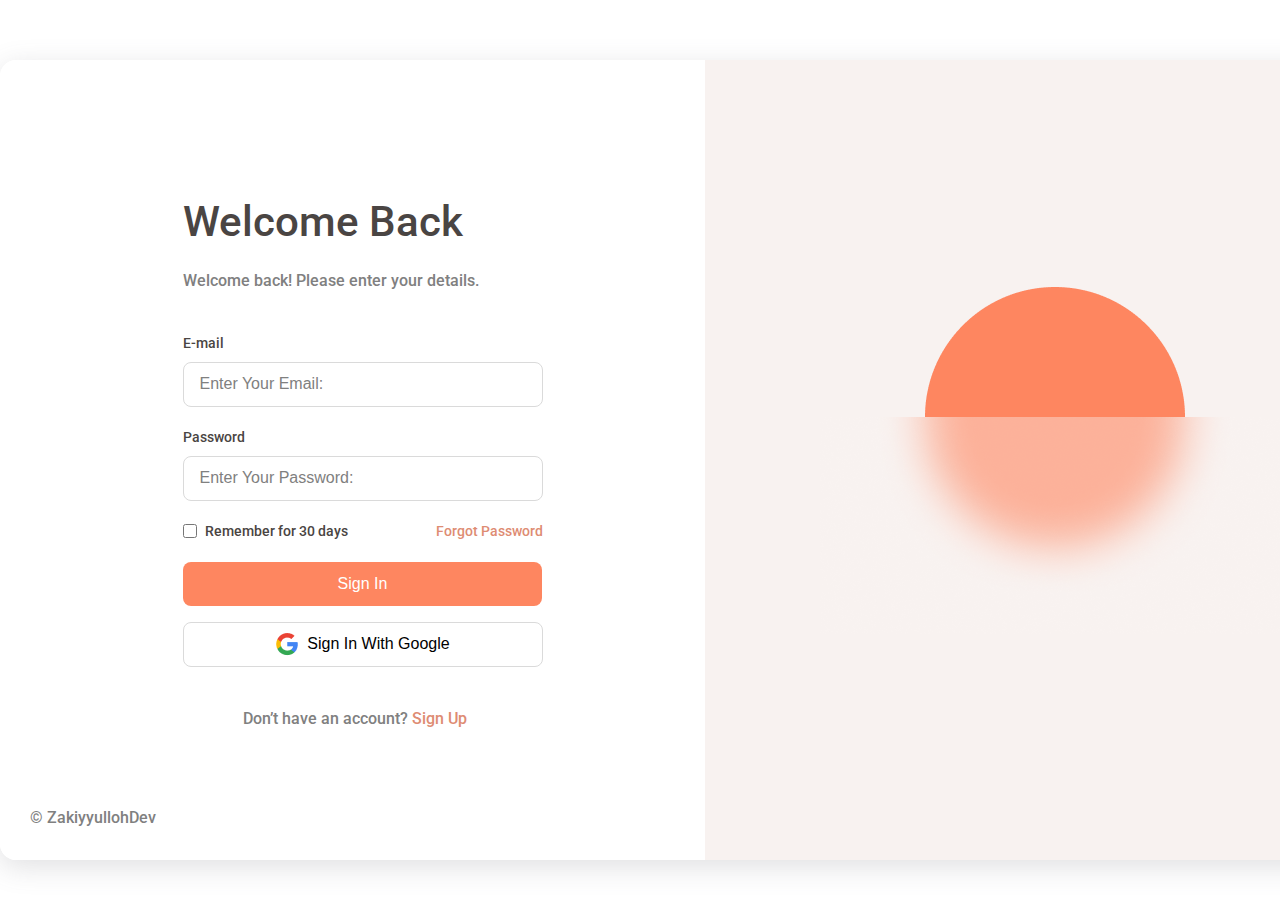
<file: index.html>
<!DOCTYPE html>
<html lang="en">
<head>
    <meta charset="UTF-8">
    <meta name="viewport" content="width=device-width, initial-scale=1.0">
    <title>Smart Web 💻</title>
    <link rel="stylesheet" href="css/global.css">
    <link rel="icon" href="logo.png">
</head>
<body>

    <header class="header">
        <div class="second-container">
            <div class="head-top">
                <ul class="head-ul">
                    <li class="head-li">
                        <a href="#" class="head-li-a">Bosh Sahifa</a>
                    </li>
                    <li class="head-li">
                        <a href="https://my-portfolio-zakiy.vercel.app" class="head-li-a">Portfolio</a>
                    </li>
                    <a href="#" class="logo-a">
                        <img src="logo.png" alt="Logo" class="logo-img" width="100" height="100">
                    </a>
                    <li class="head-li">
                        <a href="https://alahsanchat.vercel.app" class="head-li-a">Al Ahsan Chat</a>
                    </li>
                    <li class="head-li">
                        <a href="https://lock-screen-sigma.vercel.app" class="head-li-a">Lock Screen</a>
                    </li>
                </ul>
            </div>
        </div>
    </header>

    <main class="main">
        <div class="second-container">
            <div class="pc-info">
                <h1 class="memory-title">GPU Info</h1>
                <ul class="pc-info-ul">
                    <li class="pc-info-li">
                        <h2 class="memory-h2">GPU Name</h2>
                        <p class="memory" id="gpuName">Unknown</p>
                    </li>
                    <li class="pc-info-li">
                        <h2 class="memory-h2">Total GPU Memory</h2>
                        <p class="memory" id="memory">Unknown</p>
                    </li>
                    <li class="pc-info-li">
                        <h2 class="memory-h2">Free GPU Memory</h2>
                        <p class="memory" id="freeMemory">Unknown</p>
                    </li>
                    <li class="pc-info-li">
                        <h2 class="memory-h2">Used GPU Memory</h2>
                        <p class="memory" id="usedMemory">Unknown</p>
                    </li>
                </ul>
            </div>
        </div>
    </main>
    
    <script src="js/app.js"></script>
</body>
</html>
</file>
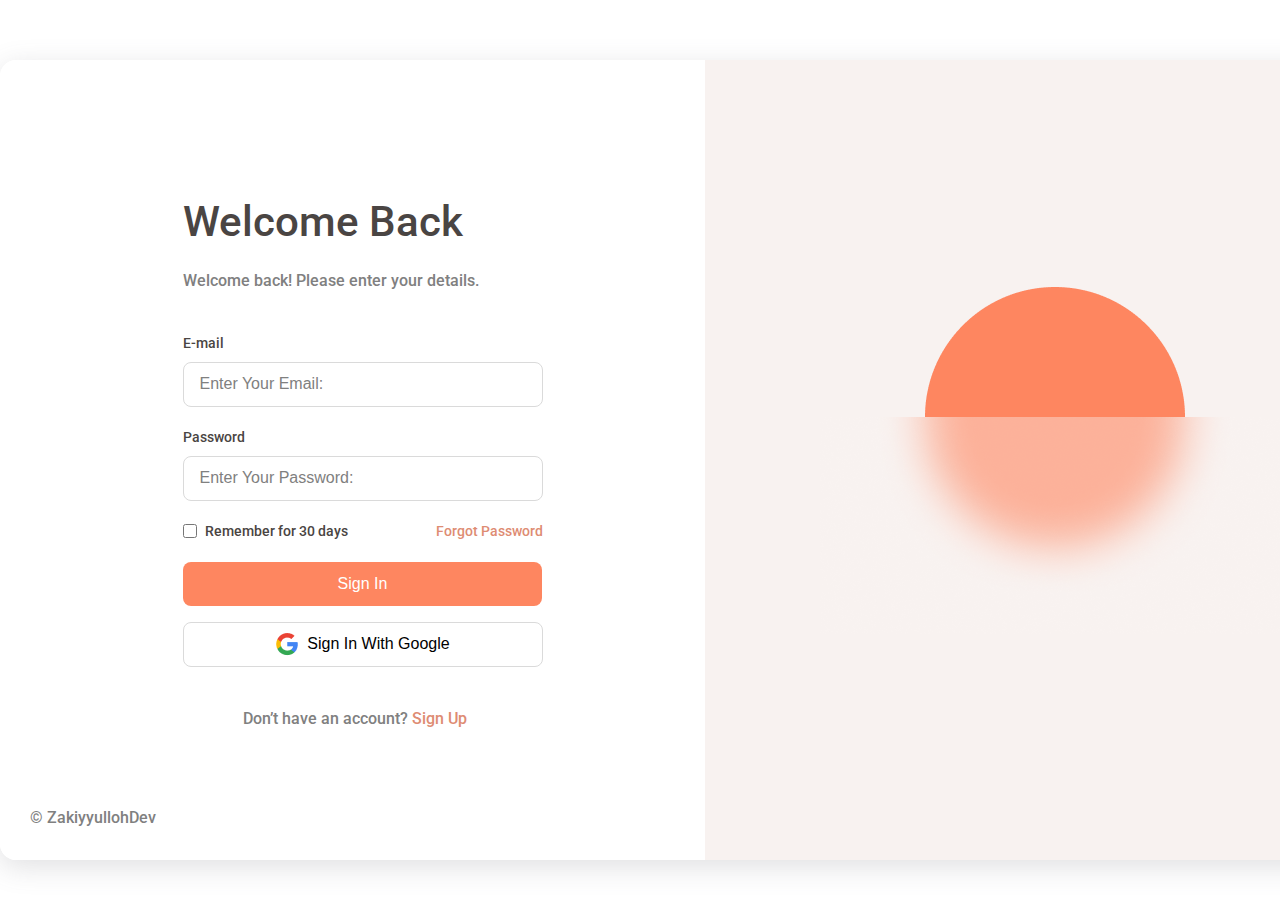
<file: login.html>
<!DOCTYPE html>
<html lang="uz">
<head>
    <meta charset="UTF-8">
    <meta name="viewport" content="width=device-width, initial-scale=1.0">
    <title>Login Page</title>
    <link rel="stylesheet" href="css/global.css">
    <link rel="icon" href="logo.png">
</head>
<body>

    <div class="container">
        <div class="register-card-left">
            <h1 class="welcome-title">Welcome Back</h1>
            <p class="welocme-second-title">Welcome back! Please enter your details.</p>
            <label for="emailInput" class="email-label">E-mail</label>
            <input class="email-input" type="email" id="emailInput" placeholder="Enter Your Email:">
            <label for="passwordInput" class="password-label">Password</label>
            <input class="password-input" type="password" id="passwordInput" placeholder="Enter Your Password:">
            <div class="forgot-password-wrapper">
                <input type="checkbox" id="rememberCheckbox" class="remember-checkbox">
                <label for="rememberCheckbox" class="rememberLabel">Remember for 30 days</label>
                <a href="#" class="forgot-password-link">Forgot Password</a>
            </div>

            <button type="submit" class="sign-in-btn" id="signInBtn">Sign In</button>
            <button type="submit" class="sign-in-with-google-btn" id="signInWithGoogleBtn">
                <img src="google-img.png" alt="google-icon" class="google-icon">
                Sign In With Google
            </button>
            <div class="dont-have-account-wrapper">
                <p class="dont-have-account-p">Don’t have an account? </p>
                <a href="sign-up.html" class="sign-up-link">Sign Up</a>
            </div>
            <p class="author">&copy; ZakiyyullohDev</p>
        </div>
        <div class="register-card-right">
            <img src="Group 1.png" class="right-card-img" alt="img" width="469" height="347">
        </div>
    </div>
    <div class="already-exist" id="alreadyExist">
        <div class="already-exist-div-top">
            <i class="ri-error-warning-line error-icon"></i>
            <h3 class="already-exist-title" id="alreadyExistTitle">Already Exist</h3>
        </div>
        <p class="already-exist-info" id="alreadyExistInfo">This User Is Already Exist user </p>
    </div>
    
    <script src="js/login.js"></script>
        <script>
        document.getElementById('alreadyExist').addEventListener('click', function() {
            this.classList.add('hidden');
        });
    </script>
</body>
</html>
</file>
<file: css/global.css>
@import url('https://fonts.googleapis.com/css2?family=Roboto:ital,wght@0,100;0,300;0,400;0,500;0,700;0,900;1,100;1,300;1,400;1,500;1,700;1,900&display=swap');

html {
    box-sizing: border-box;
    scroll-behavior: smooth;
}

* {
    margin: 0;
    padding: 0;
    font-weight: 500;
}

*:focus {
    outline: 0;
}

img {
    user-select: none;
    -webkit-user-drag: none;
}

*,
*::before,
*::after {
    box-sizing: inherit;
}

body {
    margin: 0;
    padding: 0;
    font-size: 16px;
    color: #4A4543;
    line-height: 1.5;
    /* background-color: #CDB9B1; */
    font-family: "Roboto", "Arial", sans-serif;
}

img {
    height: auto;
    max-width: 100%;
}

.visually-hidden {
    border: 0;
    width: 1px;
    padding: 0;
    height: 1px;
    margin: -1px;
    overflow: hidden;
    position: absolute;
    clip: rect(0 0 0 0);
}

.container {
    width: 1404px;
    display: flex;
    margin-top: 60px;
    margin-left: auto;
    margin-right: auto;
    align-items: center;
    border-radius: 16px;
    justify-content: space-between;
    box-shadow: rgba(100, 100, 111, 0.2) 0px 7px 29px 0px;
}

.register-card-left {
    width: 720px;
    height: 800px;
    display: flex;
    text-align: left;
    padding-left: 13%;
    position: relative;
    flex-direction: column;
    align-items: flex-start;
    justify-content: center;
    background-color: #fff;
    border-top-left-radius: 16px;
    border-bottom-left-radius: 16px;
}

.author {
    left: 30px;
    bottom: 30px;
    font-size: 16px; 
    color: #808080; 
    position: absolute;
}

.welcome-title {
    font-size: 42px;
    margin-bottom: 16px;
}

.welocme-second-title {
    color: #808080;
    font-size: 16px;
    margin-bottom: 40px;
}

.email-label {
    font-size: 14px;
    margin-bottom: 8px;
}

.email-input {
    width: 360px;
    height: 45px;
    font-size: 16px;
    text-align: start;
    padding-top: 13px;
    border-radius: 8px;
    padding-left: 16px;
    margin-bottom: 20px;
    padding-bottom: 13px;
    border: 1px solid #DADADA;
    transition: all 0.3s ease;
}

.email-input::placeholder {
    color: #808080;
}

.email-input:focus {
    outline: none;
}

.password-label {
    font-size: 14px;
    margin-bottom: 8px;
}

.password-input {
    width: 360px;
    height: 45px;
    font-size: 16px;
    padding-top: 13px;
    text-align: start;
    padding-left: 16px;
    border-radius: 8px;
    margin-bottom: 20px;
    padding-bottom: 13px;
    border: 1px solid #DADADA;
    transition: all 0.3s ease;
}

.password-input::placeholder {
    color: #808080;
}

.password-input:focus {
    outline: none;
}

.forgot-password-wrapper {
    display: flex;
    align-items: center;
    margin-bottom: 20px;
    justify-content: space-between;
}

.remember-checkbox {
    width: 14px;
    height: 14px;
    margin-right: 8px;
    border: 1px solid #DADADA;
}

.rememberLabel {
    font-size: 14px;
    margin-right: 88px;
}

.forgot-password-link {
    font-size: 14px;
    color: #DE8C73;
    text-decoration: none;
}

.sign-in-btn {
    border: 0;
    color: #fff;
    cursor: pointer;
    font-size: 16px;
    border-radius: 8px;
    padding: 13px 155px;
    margin-bottom: 16px;
    background-color: #FE8660;
}

.sign-in-with-google-btn {
    width: 360px;
    height: 45px;
    display: flex;
    font-size: 16px;
    cursor: pointer;
    border-radius: 8px;
    margin-bottom: 40px;
    align-items: center;
    justify-content: center;
    background-color: #fff;
    border: 1px solid #DADADA;
} 

.google-icon {
    width: 24px;
    height: 24px;
    margin-right: 8px;
}

.dont-have-account-wrapper {
    display: flex;
    margin-left: 60px;
    margin-right: auto;
    align-items: center;
    justify-content: center;
}

.dont-have-account-p {
    color: #808080;
    margin-right: 4px;
}

.sign-up-link {
    color: #DE8C73;
    font-weight: 500;   
    text-decoration: none;
}

.register-card-right {
    width: 720px;
    height: 800px;
    display: flex;
    align-items: center;
    justify-content: center;
    background-color: #F8F2F0;
    border-top-right-radius: 16px;
    border-bottom-right-radius: 16px;
}

.second-container {
    max-width: 1400px;
    padding-left: 15px;
    padding-right: 15px;
    margin-left: auto;
    margin-right: auto;
}

.header {
    padding-top: 30px;
    background-color: #fff;
}

.head-top {
    gap: 5px;
    background-color: rgba(231, 231, 231, 0.5);
    padding: 15px 25px;
    border-radius: 10px;
    user-select: none;
    cursor: pointer;
    font-weight: 500;
    transition: all 0.5s;
    margin-bottom: 40px;
    box-shadow: 0px 16px 70px 1px rgba(0, 0, 0, 0.4);
}

.head-top:hover {
    transform: scale(1.001);
    box-shadow: 0px 26px 70px 1px rgba(0, 0, 0, 0.4);
}

.head-ul {
    display: flex;
    align-items: center;
    list-style-type: none;
    justify-content: space-between;
}

.head-li-a {
    font-size: 20px;
    color: #4A4543;
    text-decoration: none;
    transition: all 0.3s ease;
    text-shadow: 5px 5px 5px #808080;
}

.head-li-a:hover {
    color: #DE8C73;
    text-shadow: 5px 5px 5px #DE8C73;
}

.pc-info {
    display: flex;
    align-items: center;
    flex-direction: column;
    justify-content: center;
}

.memory-title {
    margin-bottom: 30px;
}

.pc-info-ul {
    /* width: 1200px; */
    display: flex;
    margin-top: 20px;
    flex-wrap: wrap;
    align-items: center;
    list-style-type: none;
    justify-content: space-between;
}

.pc-info-li {
    width: 330px;
    height: 150px;
    color: #fff;
    display: flex;
    padding-top: 10px;
    text-align: center;
    margin-right: 30px;
    margin-bottom: 30px;
    align-items: center;
    border-radius: 10px;
    flex-direction: column;
    background-color: #DE8C73;
    transition: all 0.3s ease;
    box-shadow: 0px 16px 70px 1px rgba(0, 0, 0, 0.4);
}

.pc-info-li:hover {
    transform: scale(1.001);
    box-shadow: 0px 26px 70px 1px rgba(0, 0, 0, 0.4);
}

.pc-info-li:nth-child(3) {
    margin-right: 0;
    margin-bottom: 0;
}

.memory-h2 {
    margin-bottom: 20px;
}

.success {
    border: 1px solid greenyellow;
    /* box-shadow: 3px 4px 29px 3px rgba(0, 255, 8, 0.71);
    -webkit-box-shadow: 3px 4px 29px 3px rgba(0, 255, 8, 0.71); -moz-box-shadow: 3px 4px 29px 3px rgba(0, 255, 8, 0.71); */
}

.error {
    border: 1px solid tomato;
    /* box-shadow: 3px 4px 29px 3px rgba(255, 0, 0, 0.71);
    -webkit-box-shadow: 3px 4px 29px 3px rgba(255, 0, 0, 0.71); -moz-box-shadow: 3px 4px 29px 3px rgba(255, 0, 0, 0.71); */
}

.already-exist {
    top: 20px;
    width: 350px;
    right: -350px;
    height: 120px;
    display: flex;
    padding: 10px;
    cursor: pointer;
    position: fixed;
    align-items: center;
    border-radius: 10px;
    flex-direction: column;
    background-color: #fff;
    border: 3px solid tomato;
    justify-content: space-between;
}

.animation{
    animation: slideToLeft 2s ease forwards;
}

.already-exist-div-top {
    display: flex;
    align-items: center;
    justify-content: space-between;
}

.error-icon {
    color: tomato;
    font-size: 44px;
    margin-right: 40px;
}

.already-exist-title {
    color: tomato;
    font-size: 24px;
    text-align: center;
}

.already-exist-info {
    text-align: center;
}

.already-exist.hidden {
    display: none;
}

@keyframes slideToLeft {
    from {
        right: -350px;
    }
    to {
        right: 20px;
    }
}

.success-div {
    top: 20px;
    width: 350px;
    right: -350px;
    height: 120px;
    display: flex;
    padding: 10px;
    cursor: pointer;
    position: fixed;
    align-items: center;
    border-radius: 10px;
    flex-direction: column;
    background-color: #fff;
    justify-content: space-between;
    border: 3px solid greenyellow;
}
</file>
